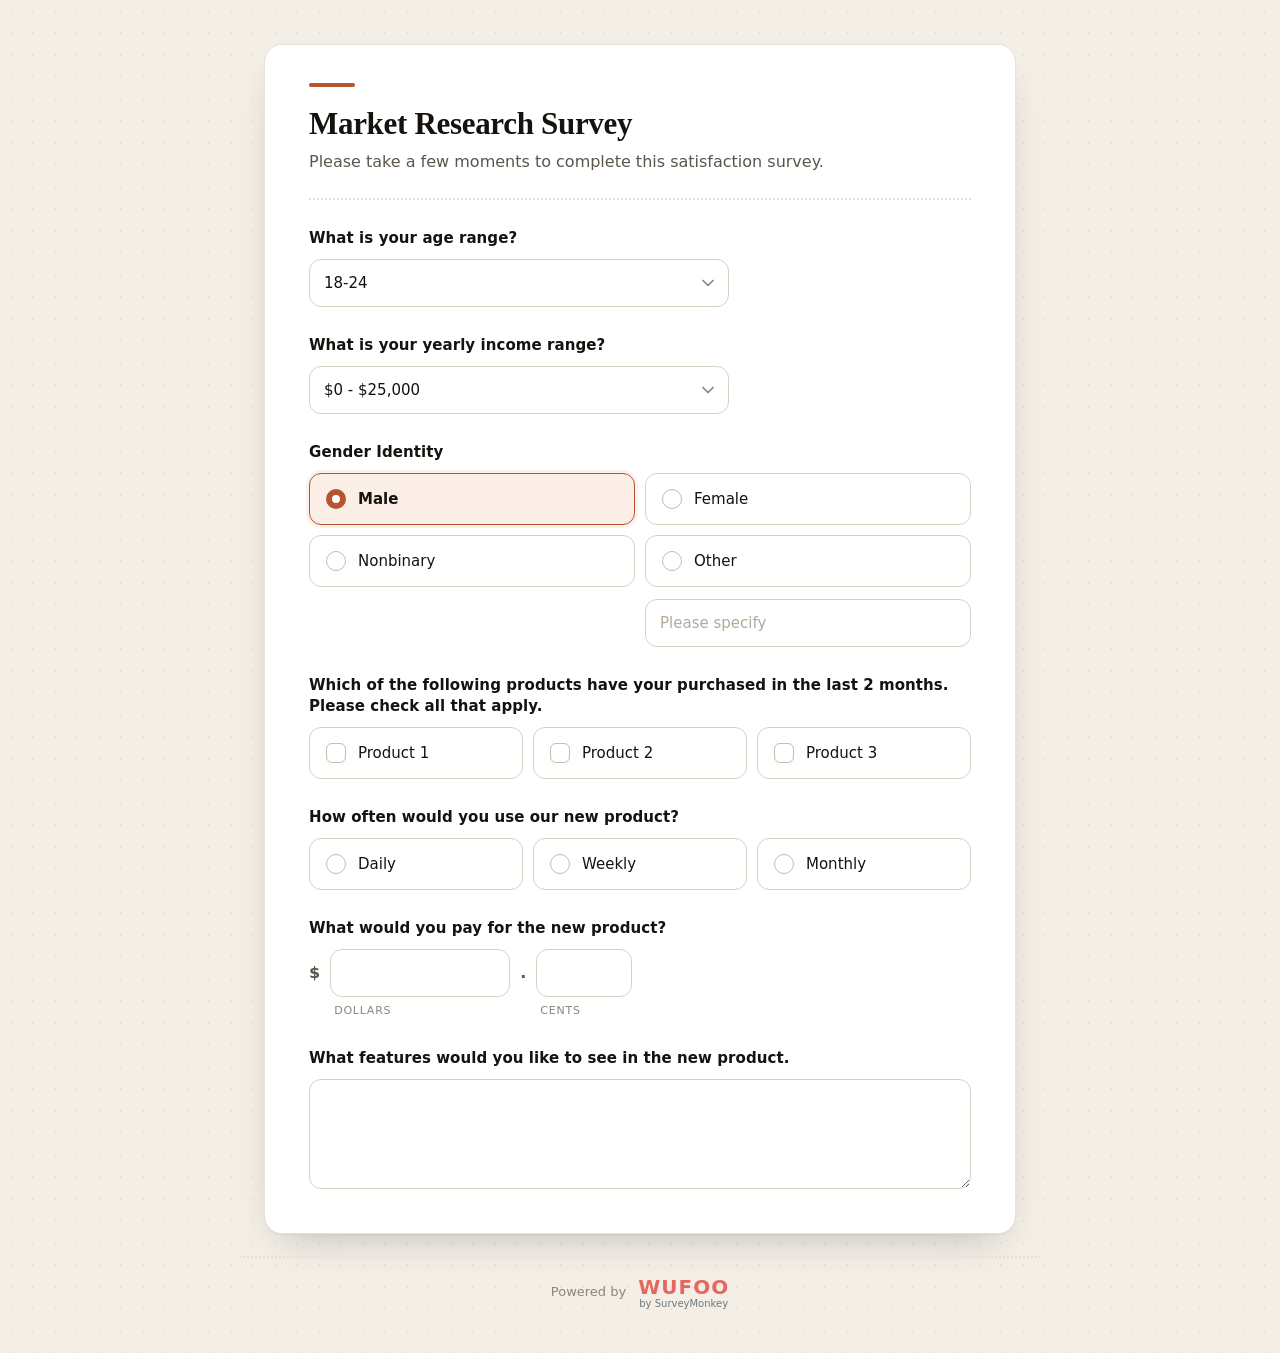
<file: bai1-survey-form/index.html>
<!DOCTYPE html>
<html lang="en">
  <head>
    <meta charset="UTF-8" />
    <meta name="viewport" content="width=device-width, initial-scale=1.0" />
    <title>Market Research Survey</title>
    <link rel="stylesheet" href="./style.css?v=2" />
  </head>
  <body>
    <!-- ============================================================
         BAI 1 - Dung lai giao dien form "Market Research Survey"
         Sinh vien: Nguyen Trung Hieu - MSV 24D192059
         Ghi chu: toan bo truong nhap (name/value/type) giu nguyen,
                  chi lam lai phan trinh bay cho de nhin hon.
         ============================================================ -->
    <main class="page">
      <form class="survey" action="#" method="post">
        <!-- ---------- Dau form: tieu de + mo ta + duong ke cham ---------- -->
        <header class="survey__head">
          <h1 class="survey__title">Market Research Survey</h1>
          <p class="survey__desc">
            Please take a few moments to complete this satisfaction survey.
          </p>
        </header>

        <!-- ---------- 1. O chon (select) ---------- -->
        <div class="field">
          <label class="field__label" for="age">What is your age range?</label>
          <select class="field__select" id="age" name="age">
            <option>18-24</option>
            <option>25-34</option>
            <option>35-44</option>
            <option>45-54</option>
            <option>55+</option>
          </select>
        </div>

        <!-- ---------- 2. O chon (select) ---------- -->
        <div class="field">
          <label class="field__label" for="income">What is your yearly income range?</label>
          <select class="field__select" id="income" name="income">
            <option>$0 - $25,000</option>
            <option>$25,001 - $50,000</option>
            <option>$50,001 - $100,000</option>
            <option>$100,000+</option>
          </select>
        </div>

        <!-- ---------- 3. Nhom nut tron (radio) + o nhap "Other" ---------- -->
        <fieldset class="field">
          <legend class="field__label">Gender Identity</legend>

          <div class="choices choices--two">
            <div class="choice">
              <input type="radio" id="male" name="gender" value="male" checked />
              <label for="male">Male</label>
            </div>
            <div class="choice">
              <input type="radio" id="female" name="gender" value="female" />
              <label for="female">Female</label>
            </div>
            <div class="choice">
              <input type="radio" id="nonbinary" name="gender" value="nonbinary" />
              <label for="nonbinary">Nonbinary</label>
            </div>
            <div class="choice">
              <input type="radio" id="other" name="gender" value="other" />
              <label for="other">Other</label>
            </div>
          </div>

          <!-- O nhap tu do cua lua chon "Other" - nam o dong duoi, thut vao -->
          <input
            class="field__text field__text--other"
            type="text"
            name="gender_other"
            aria-label="Other"
            placeholder="Please specify"
          />
        </fieldset>

        <!-- ---------- 4. Nhom hop kiem (checkbox) ---------- -->
        <fieldset class="field">
          <legend class="field__label">
            Which of the following products have your purchased in the last 2 months. Please
            check all that apply.
          </legend>

          <div class="choices">
            <div class="choice">
              <input type="checkbox" id="p1" name="product" value="product1" />
              <label for="p1">Product 1</label>
            </div>
            <div class="choice">
              <input type="checkbox" id="p2" name="product" value="product2" />
              <label for="p2">Product 2</label>
            </div>
            <div class="choice">
              <input type="checkbox" id="p3" name="product" value="product3" />
              <label for="p3">Product 3</label>
            </div>
          </div>
        </fieldset>

        <!-- ---------- 5. Nhom nut tron (radio) ---------- -->
        <fieldset class="field">
          <legend class="field__label">How often would you use our new product?</legend>

          <div class="choices choices--three">
            <div class="choice">
              <input type="radio" id="daily" name="frequency" value="daily" />
              <label for="daily">Daily</label>
            </div>
            <div class="choice">
              <input type="radio" id="weekly" name="frequency" value="weekly" />
              <label for="weekly">Weekly</label>
            </div>
            <div class="choice">
              <input type="radio" id="monthly" name="frequency" value="monthly" />
              <label for="monthly">Monthly</label>
            </div>
          </div>
        </fieldset>

        <!-- ---------- 6. O nhap tien: $ [Dollars] . [Cents] ---------- -->
        <div class="field">
          <label class="field__label" for="dollars">What would you pay for the new product?</label>

          <div class="money">
            <span class="money__sign">$</span>

            <span class="money__box money__box--dollars">
              <input id="dollars" type="text" name="dollars" inputmode="numeric" />
              <small class="money__unit">Dollars</small>
            </span>

            <span class="money__sign">.</span>

            <span class="money__box money__box--cents">
              <input id="cents" type="text" name="cents" inputmode="numeric" />
              <small class="money__unit">Cents</small>
            </span>
          </div>
        </div>

        <!-- ---------- 7. Vung van ban dai (textarea) ---------- -->
        <div class="field">
          <label class="field__label" for="features">
            What features would you like to see in the new product.
          </label>
          <textarea class="field__textarea" id="features" name="features" rows="2"></textarea>
        </div>
      </form>
    </main>

    <!-- ---------- Chan trang: Powered by wufoo / by SurveyMonkey ---------- -->
    <footer class="powered">
      <span class="powered__text">Powered by</span>
      <span class="powered__brand">
        <span class="powered__logo">wufoo</span>
        <small class="powered__by">by SurveyMonkey</small>
      </span>
    </footer>
  </body>
</html>
</file>
<file: bai1-survey-form/style.css>
/* ==========================================================================
   BAI 1 - Form "Market Research Survey"  (lam lai giao dien cho de nhin hon)
   Sinh vien: Nguyen Trung Hieu - MSV 24D192059
   ==========================================================================
   MUC LUC
   1. Bien dung chung + reset + nen giay
   2. Khung trang (card) + dau form
   3. Cac kieu truong nhap: label, select, radio/checkbox, tien, textarea
   4. Chan trang "Powered by wufoo"
   5. Responsive
   ========================================================================== */

/* ==========================================================================
   1. BIEN DUNG CHUNG + RESET + NEN GIAY
   ========================================================================== */
:root {
  --paper: #f3efe7;        /* nen giay am */
  --card: #ffffff;         /* nen card trang */
  --ink: #16130f;          /* chu dam: tieu de, label */
  --text: #5c554b;         /* chu thuong: mo ta */
  --muted: #8c857a;        /* chu nho mau xam (Dollars / Cents) */
  --line: #e7e0d4;         /* duong ke cham / vien nhat */
  --border: #d8d0c2;       /* vien o nhap */
  --border-hover: #c2b8a6;
  --accent: #b4552f;       /* mau nhan: trang thai chon, focus */
  --accent-soft: #fbeee6;  /* nen nhat cua mau nhan */
  --brand: #e66760;        /* mau do cua logo wufoo */
  --radius: 18px;
  --radius-sm: 12px;
  --shadow: 0 1px 2px rgba(22, 19, 15, 0.04), 0 18px 40px -20px rgba(22, 19, 15, 0.28);
}

* {
  box-sizing: border-box;
}

html,
body {
  margin: 0;
  padding: 0;
}

body {
  /* nen "giay am" + hoa tiet cham mo cho co chat lieu */
  background-color: var(--paper);
  background-image: radial-gradient(rgba(22, 19, 15, 0.05) 1px, transparent 1px);
  background-size: 22px 22px;
  color: var(--ink);
  font-family: system-ui, -apple-system, "Segoe UI", Roboto, Arial, sans-serif;
  font-size: 16px;
  line-height: 1.5;
  -webkit-font-smoothing: antialiased;
}

/* ==========================================================================
   2. KHUNG TRANG (CARD) + DAU FORM
   ========================================================================== */
.page {
  max-width: 800px;
  margin: 0 auto;
  padding: 44px 24px 0;
}

.survey {
  padding: 38px 44px 44px;
  border: 1px solid var(--line);
  border-radius: var(--radius);
  background: var(--card);
  box-shadow: var(--shadow);
}

/* --- Tieu de + mo ta --- */
.survey__head {
  padding-bottom: 24px;
  margin-bottom: 28px;
  border-bottom: 2px dotted var(--line);
}

/* vach nhan ngan phia tren tieu de */
.survey__head::before {
  content: "";
  display: block;
  width: 46px;
  height: 4px;
  margin-bottom: 18px;
  border-radius: 999px;
  background: var(--accent);
}

.survey__title {
  margin: 0 0 8px;
  font-family: Georgia, "Times New Roman", serif;
  font-size: 31px;
  line-height: 1.2;
  font-weight: 700;
  letter-spacing: -0.01em;
  color: var(--ink);
}

.survey__desc {
  margin: 0;
  max-width: 60ch;
  font-size: 16px;
  color: var(--text);
}

/* ==========================================================================
   3. CAC KIEU TRUONG NHAP
   ========================================================================== */

/* moi cau hoi la 1 khoi .field, cach nhau 28px */
.field {
  min-width: 0;
  margin: 0;
  padding: 0;
  border: none;
}

.field + .field {
  margin-top: 28px;
}

/* dong cau hoi: dam, cach o nhap 10px */
.field__label {
  display: block;
  margin-bottom: 10px;
  padding: 0;
  font-size: 15px;
  line-height: 1.4;
  font-weight: 700;
  letter-spacing: 0.005em;
  color: var(--ink);
}

/* ---- O chon (select) ---- */
.field__select {
  width: 100%;
  max-width: 420px;
  height: 48px;
  padding: 0 44px 0 14px;
  border: 1.5px solid var(--border);
  border-radius: var(--radius-sm);
  background: #fff
    url("data:image/svg+xml;utf8,<svg xmlns='http://www.w3.org/2000/svg' width='12' height='8' viewBox='0 0 12 8' fill='none'><path d='M1 1.5 6 6.5l5-5' stroke='%238c857a' stroke-width='1.7' stroke-linecap='round' stroke-linejoin='round'/></svg>")
    no-repeat right 14px center;
  font-family: inherit;
  font-size: 15px;
  color: var(--ink);
  cursor: pointer;
  appearance: none;
  -webkit-appearance: none;
  transition: border-color 0.15s, box-shadow 0.15s;
}

.field__select:hover {
  border-color: var(--border-hover);
}

.field__select:focus {
  outline: none;
  border-color: var(--accent);
  box-shadow: 0 0 0 4px var(--accent-soft);
}

/* ---- O nhap chu binh thuong ---- */
.field__text {
  height: 48px;
  padding: 0 14px;
  border: 1.5px solid var(--border);
  border-radius: var(--radius-sm);
  background: #fff;
  font-family: inherit;
  font-size: 15px;
  color: var(--ink);
  transition: border-color 0.15s, box-shadow 0.15s;
}

.field__text::placeholder {
  color: #b3aa9c;
}

/* o "Other" cua cau hoi Gender: nam ngay duoi the "Other" (cot thu 2
   cua luoi 2 cot, gap 10px) de nhin la biet thuoc lua chon nao */
.field__text--other {
  display: block;
  width: calc(50% - 5px);
  margin-top: 12px;
  margin-left: calc(50% + 5px);
}

/* ---- Nhom radio / checkbox: moi lua chon la 1 "the" bam duoc ---- */
.choices {
  display: grid;
  grid-template-columns: repeat(auto-fit, minmax(190px, 1fr));
  gap: 10px;
}

/* nhom chi co 4 lua chon ngan thi chia 2 cot -> luoi 2x2 can doi */
.choices--two {
  grid-template-columns: repeat(2, 1fr);
}

/* nhom chi co 3 lua chon ngan thi chia 3 cot cho gon */
.choices--three {
  grid-template-columns: repeat(auto-fit, minmax(150px, 1fr));
}

.choice {
  display: flex;
  align-items: center;
  gap: 12px;
  min-height: 52px;
  padding: 12px 16px;
  border: 1.5px solid var(--border);
  border-radius: var(--radius-sm);
  background: #fff;
  cursor: pointer;
  transition: border-color 0.15s, box-shadow 0.15s, background 0.15s;
}

.choice:hover {
  border-color: var(--border-hover);
  box-shadow: 0 3px 12px rgba(22, 19, 15, 0.07);
}

/* lua chon dang duoc chon: doi vien + nen nhat */
.choice:has(input:checked) {
  border-color: var(--accent);
  background: var(--accent-soft);
  box-shadow: 0 0 0 3px rgba(180, 85, 47, 0.08);
}

/* vien bao quanh khi di chuyen bang ban phim */
.choice:focus-within {
  border-color: var(--accent);
  box-shadow: 0 0 0 3px rgba(180, 85, 47, 0.12);
}

/* --- O tron / o vuong ve lai bang CSS (to hon, de bam hon) --- */
.choice input[type="radio"],
.choice input[type="checkbox"] {
  flex: 0 0 auto;
  width: 20px;
  height: 20px;
  margin: 0;
  border: 1.5px solid #c6bcaa;
  background: #fff;
  cursor: pointer;
  appearance: none;
  -webkit-appearance: none;
  transition: border-color 0.15s, background 0.15s;
}

.choice input[type="radio"] {
  border-radius: 50%;
}

.choice input[type="checkbox"] {
  border-radius: 6px;
}

/* nut tron khi chon: vien day len tao thanh 1 cham tron */
.choice input[type="radio"]:checked {
  border: 6px solid var(--accent);
}

/* hop kiem khi chon: nen dam + dau tick trang */
.choice input[type="checkbox"]:checked {
  border-color: var(--accent);
  background: var(--accent)
    url("data:image/svg+xml;utf8,<svg xmlns='http://www.w3.org/2000/svg' width='12' height='10' viewBox='0 0 12 10' fill='none'><path d='M1 5.2 4.3 8.5 11 1.5' stroke='white' stroke-width='2' stroke-linecap='round' stroke-linejoin='round'/></svg>")
    center / 12px no-repeat;
}

.choice label {
  font-size: 15px;
  line-height: 1.35;
  color: var(--ink);
  cursor: pointer;
}

.choice:has(input:checked) label {
  font-weight: 700;
}

/* ---- O nhap tien: $ [Dollars] . [Cents] ---- */
.money {
  display: flex;
  align-items: flex-start;
  gap: 10px;
}

/* dau $ va dau . : cao bang o nhap de thang hang voi o nhap */
.money__sign {
  display: flex;
  align-items: center;
  height: 48px;
  font-size: 16px;
  font-weight: 600;
  color: var(--text);
}

/* 1 o nhap + nhan nho nam duoi (Dollars / Cents) */
.money__box {
  display: flex;
  flex-direction: column;
  gap: 6px;
}

.money__box input {
  height: 48px;
  padding: 0 14px;
  border: 1.5px solid var(--border);
  border-radius: var(--radius-sm);
  background: #fff;
  font-family: inherit;
  font-size: 15px;
  color: var(--ink);
  transition: border-color 0.15s, box-shadow 0.15s;
}

.money__box--dollars input {
  width: 180px;
}

.money__box--cents input {
  width: 96px;
}

.money__unit {
  padding-left: 4px;
  font-size: 11px;
  letter-spacing: 0.07em;
  text-transform: uppercase;
  color: var(--muted);
}

/* ---- Vung van ban dai ---- */
.field__textarea {
  display: block;
  width: 100%;
  min-height: 110px;
  padding: 14px;
  border: 1.5px solid var(--border);
  border-radius: var(--radius-sm);
  background: #fff;
  font-family: inherit;
  font-size: 15px;
  line-height: 1.6;
  color: var(--ink);
  resize: vertical;
  transition: border-color 0.15s, box-shadow 0.15s;
}

/* ---- Trang thai focus dung chung cho moi o nhap ---- */
.field__text:focus,
.money__box input:focus,
.field__textarea:focus {
  outline: none;
  border-color: var(--accent);
  box-shadow: 0 0 0 4px var(--accent-soft);
}

/* ==========================================================================
   4. CHAN TRANG "Powered by wufoo"
   ========================================================================== */
.powered {
  display: flex;
  align-items: center;
  justify-content: center;
  gap: 12px;
  max-width: 800px;
  margin: 22px auto 44px;
  padding: 18px 24px 0;
  border-top: 2px dotted var(--line);
  color: var(--muted);
  font-size: 13px;
}

.powered__brand {
  display: flex;
  flex-direction: column;
  align-items: center;
  line-height: 1.1;
}

/* logo wufoo: chu dam mau do (khong co file anh nen ve bang chu) */
.powered__logo {
  color: var(--brand);
  font-size: 20px;
  font-weight: 800;
  letter-spacing: 1px;
  text-transform: uppercase;
}

.powered__by {
  font-size: 10px;
  color: #6b787f;
}

/* ==========================================================================
   5. RESPONSIVE
   ========================================================================== */
@media (max-width: 640px) {
  .page {
    padding: 20px 14px 0;
  }

  .survey {
    padding: 26px 20px 30px;
    border-radius: 16px;
  }

  .survey__title {
    font-size: 23px;
  }

  .survey__desc {
    font-size: 15px;
  }

  /* man hinh nho: moi lua chon 1 dong cho de doc */
  .choices,
  .choices--two,
  .choices--three {
    grid-template-columns: 1fr;
  }

  .field__select {
    max-width: 100%;
  }

  .field__text--other {
    width: 100%;
    margin-left: 0;
  }

  .money {
    gap: 8px;
  }

  .money__box--dollars input {
    width: 132px;
  }

  .money__box--cents input {
    width: 80px;
  }

  .powered {
    padding-inline: 14px;
  }
}
</file>
